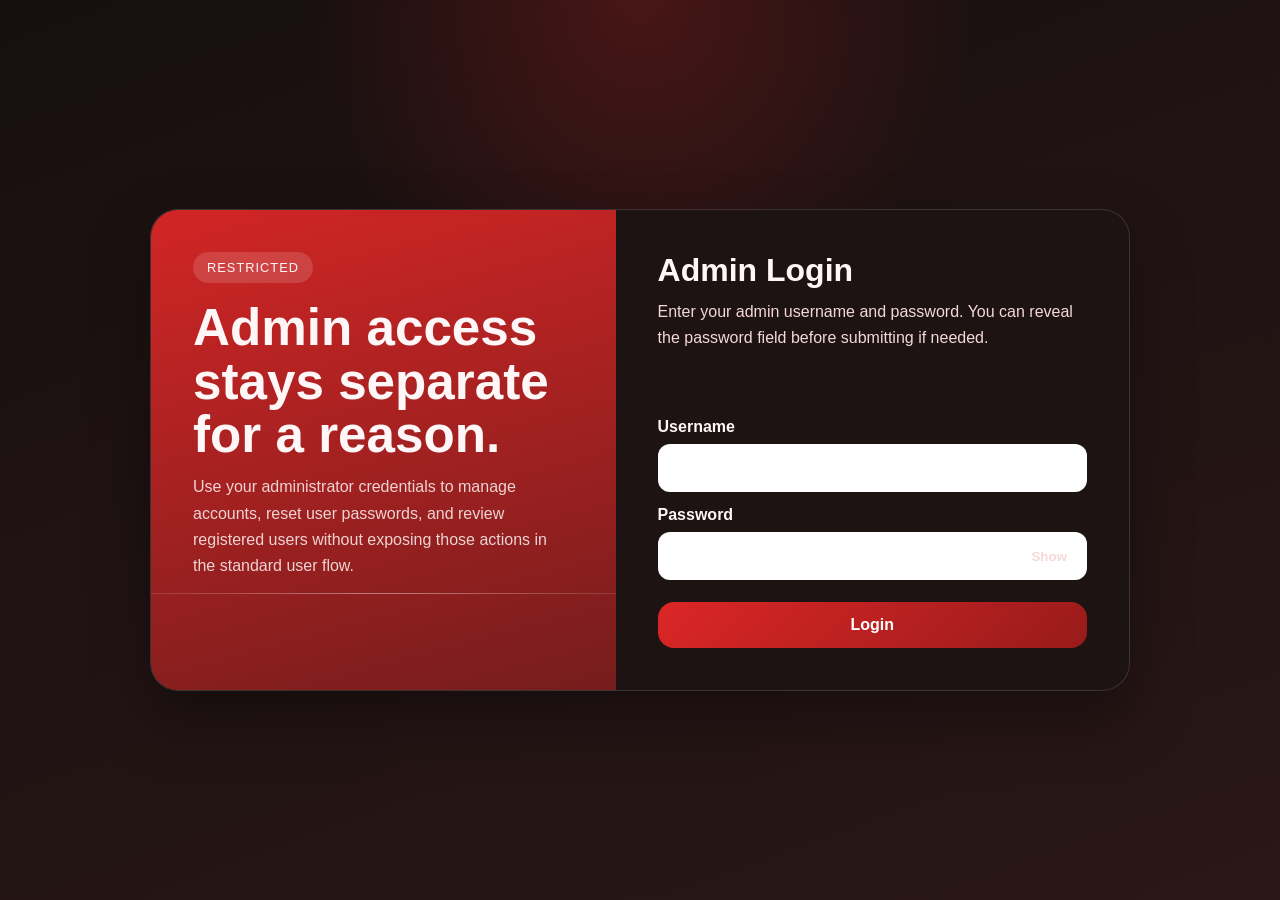
<file: templates/admin_login.html>
<!DOCTYPE html>
<html lang="en">
<head>
  <meta charset="utf-8"/>
  <meta name="viewport" content="width=device-width, initial-scale=1"/>
  <meta name="csrf-token" content="{{ csrf_token }}"/>
  <title>Admin Login</title>
  <link rel="stylesheet" href="/static/theme.css"/>
  <style>
    :root {
      --panel: rgba(34, 24, 24, 0.92);
      --text: #fff7f7;
      --muted: #f5d8d8;
      --danger: #fecaca;
      --danger-bg: rgba(185, 28, 28, 0.22);
      --success: #bbf7d0;
      --success-bg: rgba(21, 128, 61, 0.2);
      --border: rgba(255,255,255,0.12);
      --accent: #dc2626;
      --accent-dark: #991b1b;
    }
    * { box-sizing: border-box; }
    body {
      margin: 0;
      min-height: 100vh;
      display: grid;
      place-items: center;
      padding: 24px;
      font-family: "Segoe UI", Tahoma, Geneva, Verdana, sans-serif;
      color: var(--text);
      background:
        radial-gradient(circle at top, rgba(220, 38, 38, 0.24), transparent 30%),
        linear-gradient(160deg, #170f0f 0%, #2a1717 100%);
    }
    .shell {
      width: min(980px, 100%);
      display: grid;
      grid-template-columns: 0.95fr 1.05fr;
      border-radius: 28px;
      overflow: hidden;
      border: 1px solid var(--border);
      box-shadow: 0 28px 60px rgba(0, 0, 0, 0.34);
      background: var(--panel);
    }
    .story {
      padding: 42px;
      background: linear-gradient(165deg, rgba(220, 38, 38, 0.95), rgba(127, 29, 29, 0.9));
    }
    .story h1 {
      margin: 18px 0 12px;
      font-size: clamp(2rem, 4vw, 3.2rem);
      line-height: 1.05;
    }
    .story p {
      margin: 0;
      color: rgba(255, 245, 245, 0.84);
      line-height: 1.65;
    }
    .tag {
      display: inline-block;
      padding: 8px 14px;
      border-radius: 999px;
      background: rgba(255,255,255,0.14);
      text-transform: uppercase;
      letter-spacing: 0.08em;
      font-size: 0.8rem;
    }
    .card {
      padding: 42px;
      background: rgba(20, 12, 12, 0.3);
      display: flex;
      flex-direction: column;
      justify-content: center;
    }
    .card h2 {
      margin: 0 0 10px;
      font-size: 2rem;
    }
    .card p {
      margin: 0 0 22px;
      color: var(--muted);
      line-height: 1.6;
    }
    .field { margin-top: 14px; }
    label {
      display: block;
      margin-bottom: 8px;
      font-weight: 700;
    }
    input {
      width: 100%;
      border-radius: 16px;
      border: 1px solid var(--border);
      background: rgba(255,255,255,0.08);
      color: var(--text);
      padding: 14px 16px;
      font-size: 1rem;
    }
    input:focus {
      outline: none;
      border-color: rgba(254, 202, 202, 0.42);
      box-shadow: 0 0 0 4px rgba(220, 38, 38, 0.16);
    }
    .password-wrap { position: relative; }
    .toggle-btn {
      position: absolute;
      top: 50%;
      right: 12px;
      transform: translateY(-50%);
      border: 0;
      background: transparent;
      color: var(--muted);
      cursor: pointer;
      font-weight: 700;
      padding: 6px 8px;
      border-radius: 10px;
    }
    .toggle-btn:hover { background: rgba(255,255,255,0.08); }
    #message {
      min-height: 24px;
      margin-bottom: 8px;
      border-radius: 14px;
      font-weight: 700;
    }
    .btn {
      width: 100%;
      border: 0;
      border-radius: 16px;
      padding: 14px 18px;
      margin-top: 22px;
      cursor: pointer;
      color: white;
      font-size: 1rem;
      font-weight: 700;
      background: linear-gradient(135deg, var(--accent), var(--accent-dark));
    }
    @media (max-width: 860px) {
      .shell { grid-template-columns: 1fr; }
      .story, .card { padding: 28px 22px; }
    }

    .shell { animation: panelIn 0.6s ease both; }
    .story { position: relative; overflow: hidden; }
    .story::after {
      content: "";
      position: absolute;
      inset: auto -20% 20% -20%;
      height: 1px;
      background: linear-gradient(90deg, transparent, rgba(255,255,255,0.42), transparent);
      animation: scanLine 3.2s ease-in-out infinite;
    }
    input, .btn { transition: transform 0.16s ease, box-shadow 0.16s ease, border-color 0.16s ease; }
    .btn:hover { transform: translateY(-1px); box-shadow: 0 14px 26px rgba(220, 38, 38, 0.24); }
    @keyframes panelIn {
      from { opacity: 0; transform: translateY(14px); }
      to { opacity: 1; transform: translateY(0); }
    }
    @keyframes scanLine {
      0%, 100% { transform: translateY(-36px); opacity: 0; }
      50% { opacity: 1; }
      100% { transform: translateY(120px); }
    }
    @media (prefers-reduced-motion: reduce) {
      *, *::before, *::after {
        animation-duration: 0.01ms !important;
        animation-iteration-count: 1 !important;
        transition-duration: 0.01ms !important;
      }
    }
  </style>
</head>
<body>
  <div class="shell">
    <section class="story">
      <div class="tag">Restricted</div>
      <h1>Admin access stays separate for a reason.</h1>
      <p>Use your administrator credentials to manage accounts, reset user passwords, and review registered users without exposing those actions in the standard user flow.</p>
    </section>
    <section class="card">
      <h2>Admin Login</h2>
      <p>Enter your admin username and password. You can reveal the password field before submitting if needed.</p>
      <div id="message"></div>
      <form onsubmit="return false;">
        <div class="field">
          <label for="username">Username</label>
          <input id="username" type="text" autocomplete="username" required />
        </div>
        <div class="field">
          <label for="password">Password</label>
          <div class="password-wrap">
            <input id="password" type="password" autocomplete="current-password" required />
            <button id="togglePassword" class="toggle-btn" type="button">Show</button>
          </div>
        </div>
        <button id="loginBtn" class="btn">Login</button>
      </form>
    </section>
  </div>
  <script src="/static/app.js"></script>
  <script>
    const msg = document.getElementById('message');
    const passwordInput = document.getElementById('password');
    const togglePassword = document.getElementById('togglePassword');
    togglePassword.addEventListener('click', () => {
      const isPassword = passwordInput.type === 'password';
      passwordInput.type = isPassword ? 'text' : 'password';
      togglePassword.textContent = isPassword ? 'Hide' : 'Show';
    });
    document.getElementById('loginBtn').addEventListener('click', async () => {
      msg.textContent = '';
      msg.style.background = 'transparent';
      msg.style.padding = '0';
      const username = document.getElementById('username').value.trim();
      const password = passwordInput.value;
      if (!username || !password) {
        msg.textContent = 'Username and password required';
        msg.style.background = 'var(--danger-bg)';
        msg.style.color = 'var(--danger)';
        msg.style.padding = '12px 14px';
        return;
      }
      try {
        const res = await window.threeFA.jsonFetch('/admin/login', { username, password });
        const j = await res.json();
        if (!res.ok || !j.success) {
          msg.textContent = j.message || 'Login failed';
          msg.style.background = 'var(--danger-bg)';
          msg.style.color = 'var(--danger)';
          msg.style.padding = '12px 14px';
          return;
        }
        msg.textContent = 'Login successful. Redirecting...';
        msg.style.background = 'var(--success-bg)';
        msg.style.color = 'var(--success)';
        msg.style.padding = '12px 14px';
        setTimeout(() => {
          location.href = '/admin';
        }, 500);
      } catch (e) {
        msg.textContent = 'Network error: ' + e.message;
        msg.style.background = 'var(--danger-bg)';
        msg.style.color = 'var(--danger)';
        msg.style.padding = '12px 14px';
      }
    });
  </script>
</body>
</html>
</file>
<file: static/theme.css>
:root {
  --bg: #f5f1e9;
  --surface: rgba(255, 253, 248, 0.9);
  --surface-strong: rgba(255, 255, 252, 0.96);
  --surface-muted: #f3f5ed;
  --text: #1f2933;
  --muted: #6b7280;
  --border: rgba(117, 96, 71, 0.16);
  --primary: #0f766e;
  --primary-dark: #115e59;
  --secondary: #0e7490;
  --secondary-dark: #155e75;
  --accent: #ea580c;
  --danger: #b91c1c;
  --danger-soft: #fee2e2;
  --success: #15803d;
  --success-soft: #dcfce7;
  --warning: #d97706;
  --warning-soft: #fef3c7;
  --ink-blue: #162b3a;
  --shadow-lg: 0 26px 70px rgba(25, 35, 44, 0.16);
  --shadow-sm: 0 12px 28px rgba(25, 35, 44, 0.08);
  --radius-xl: 22px;
  --radius-lg: 16px;
  --radius-md: 12px;
}

* {
  box-sizing: border-box;
}

body.app-shell {
  margin: 0;
  min-height: 100vh;
  font-family: "Segoe UI", Tahoma, Geneva, Verdana, sans-serif;
  color: var(--text);
  background:
    linear-gradient(90deg, rgba(22, 43, 58, 0.035) 1px, transparent 1px),
    linear-gradient(rgba(22, 43, 58, 0.03) 1px, transparent 1px),
    radial-gradient(circle at 8% 14%, rgba(15, 118, 110, 0.24), transparent 30%),
    radial-gradient(circle at 88% 18%, rgba(14, 116, 144, 0.24), transparent 28%),
    radial-gradient(circle at 12% 82%, rgba(225, 29, 72, 0.18), transparent 30%),
    radial-gradient(circle at 72% 76%, rgba(217, 119, 6, 0.2), transparent 34%),
    radial-gradient(circle at 50% 12%, rgba(124, 58, 237, 0.16), transparent 28%),
    linear-gradient(130deg, #fbf8f2 0%, #e8f4ef 18%, #e9eef8 36%, #f8ebe1 54%, #f4e6f8 72%, #eef6df 100%);
  background-size: 34px 34px, 34px 34px, 160% 160%, 160% 160%, 180% 180%, 180% 180%, 180% 180%, 240% 240%;
  background-position: 0 0, 0 0, 0% 0%, 100% 0%, 0% 100%, 100% 100%, 50% 0%, 0% 50%;
  overflow-x: hidden;
  animation: pageDrift 18s ease-in-out infinite alternate, chromaShift 28s ease-in-out infinite;
}

body.motion-ready {
  cursor: default;
}

.app-page {
  width: min(1120px, calc(100% - 32px));
  margin: 0 auto;
  padding: 28px 0 40px;
  position: relative;
}

.app-page::before {
  content: "";
  position: fixed;
  inset: 0;
  pointer-events: none;
  background:
    linear-gradient(120deg, transparent 0 35%, rgba(255, 255, 255, 0.28) 48%, transparent 62%),
    radial-gradient(circle at 50% 105%, rgba(234, 88, 12, 0.13), transparent 32%);
  opacity: 0.55;
  animation: sheen 9s linear infinite;
}

.hero-card,
.panel-card,
.glass-card {
  background: var(--surface);
  border: 1px solid var(--border);
  border-radius: var(--radius-xl);
  box-shadow: var(--shadow-lg);
  backdrop-filter: blur(10px);
  position: relative;
  overflow: hidden;
  animation: riseIn 0.55s ease both;
  transform-style: preserve-3d;
}

.hero-card.dynamic-depth,
.panel-card.dynamic-depth,
.glass-card.dynamic-depth {
  transform:
    perspective(1000px)
    rotateX(calc(var(--depth-y, 0) * -3deg))
    rotateY(calc(var(--depth-x, 0) * 3deg))
    translateY(0);
  transition: transform 0.18s ease, box-shadow 0.18s ease;
}

.hero-card.dynamic-depth:hover,
.panel-card.dynamic-depth:hover,
.glass-card.dynamic-depth:hover {
  box-shadow: 0 34px 84px rgba(25, 35, 44, 0.2);
}

.hero-card {
  background:
    linear-gradient(160deg, rgba(20, 43, 58, 0.98), rgba(15, 118, 110, 0.93) 58%, rgba(14, 116, 144, 0.9)),
    linear-gradient(45deg, rgba(255,255,255,0.1), transparent);
  color: #f8fafc;
}

.hero-card::before,
.hero-card::after {
  content: "";
  position: absolute;
  pointer-events: none;
}

.hero-card::before {
  inset: 18px;
  border: 1px solid rgba(255, 255, 255, 0.08);
  border-radius: 18px;
}

.hero-card::after {
  left: -20%;
  right: -20%;
  bottom: 18%;
  height: 1px;
  background: linear-gradient(90deg, transparent, rgba(255,255,255,0.38), transparent);
  animation: scanLine 3.8s ease-in-out infinite;
}

.hero-inner,
.panel-inner {
  padding: 30px;
  position: relative;
  z-index: 1;
}

.app-grid {
  display: grid;
  grid-template-columns: 0.92fr 1.08fr;
  gap: 24px;
}

.eyebrow {
  display: inline-flex;
  align-items: center;
  gap: 8px;
  padding: 8px 14px;
  border-radius: 999px;
  background: rgba(255,255,255,0.14);
  font-size: 0.8rem;
  text-transform: uppercase;
  letter-spacing: 0.08em;
}

.hero-title,
.page-title {
  margin: 16px 0 10px;
  font-size: clamp(2rem, 3vw, 3.2rem);
  line-height: 1.05;
}

.hero-copy,
.page-copy {
  margin: 0;
  line-height: 1.65;
  color: rgba(248, 250, 252, 0.88);
}

.page-copy {
  color: var(--muted);
}

.feature-stack {
  display: grid;
  gap: 12px;
  margin-top: 22px;
}

.feature-chip {
  padding: 14px 16px;
  border-radius: 18px;
  background: rgba(255,255,255,0.1);
  border: 1px solid rgba(255,255,255,0.12);
  animation: itemFloat 4.6s ease-in-out infinite;
  animation-delay: var(--stagger, 0ms);
}

.panel-card {
  background: var(--surface-strong);
  animation-delay: 0.08s;
}

.topbar {
  display: flex;
  align-items: center;
  justify-content: space-between;
  gap: 12px;
  margin-bottom: 18px;
}

.title-block h1,
.title-block h2,
.title-block h3 {
  margin: 0 0 8px;
}

.title-block p {
  margin: 0;
  color: var(--muted);
  line-height: 1.6;
}

.info-banner,
.status-banner,
.soft-panel,
.option-card {
  border-radius: var(--radius-lg);
  border: 1px solid var(--border);
  background: var(--surface-muted);
}

.info-banner,
.status-banner {
  padding: 14px 16px;
  box-shadow: inset 0 1px 0 rgba(255,255,255,0.58);
}

.status-banner.success {
  background: var(--success-soft);
  color: var(--success);
  animation: softPulse 1.6s ease-in-out infinite;
}

.status-banner.error {
  background: var(--danger-soft);
  color: var(--danger);
}

.status-banner.warning {
  background: var(--warning-soft);
  color: var(--warning);
}

.button-row,
.button-stack {
  display: flex;
  gap: 12px;
  flex-wrap: wrap;
}

.button-stack {
  flex-direction: column;
}

.btn,
.btn-linklike {
  display: inline-flex;
  align-items: center;
  justify-content: center;
  gap: 8px;
  padding: 13px 18px;
  border-radius: var(--radius-md);
  border: 0;
  text-decoration: none;
  font-weight: 700;
  cursor: pointer;
  overflow: hidden;
  position: relative;
  transition: transform 0.18s ease, box-shadow 0.18s ease, background 0.18s ease;
}

.btn::before,
.btn-linklike::before {
  content: "";
  position: absolute;
  inset: 0;
  background: linear-gradient(120deg, transparent 0 30%, rgba(255,255,255,0.34) 48%, transparent 66%);
  transform: translateX(-120%);
  transition: transform 0.5s ease;
}

.btn::after,
.btn-linklike::after {
  content: "";
  position: absolute;
  width: 12px;
  height: 12px;
  left: var(--tap-x, 50%);
  top: var(--tap-y, 50%);
  border-radius: 999px;
  background: rgba(255, 255, 255, 0.38);
  opacity: 0;
  transform: translate(-50%, -50%) scale(1);
  pointer-events: none;
}

.btn:hover,
.btn-linklike:hover {
  transform: translateY(-1px);
  box-shadow: var(--shadow-sm);
}

.btn:hover::before,
.btn-linklike:hover::before {
  transform: translateX(120%);
}

.btn.is-tapping::after,
.btn-linklike.is-tapping::after {
  animation: tapRipple 0.42s ease-out;
}

.btn:active,
.btn-linklike:active {
  transform: translateY(0);
}

.btn-primary {
  color: #fff;
  background: linear-gradient(135deg, var(--primary), var(--primary-dark));
  box-shadow: 0 12px 24px rgba(15, 118, 110, 0.2);
}

.btn-secondary {
  color: #fff;
  background: linear-gradient(135deg, var(--secondary), var(--secondary-dark));
  box-shadow: 0 12px 24px rgba(14, 116, 144, 0.18);
}

.btn-soft {
  color: var(--text);
  background: #f4efe6;
  border: 1px solid var(--border);
}

.btn-danger {
  color: #fff;
  background: linear-gradient(135deg, #dc2626, #991b1b);
}

.btn[disabled] {
  cursor: not-allowed;
  opacity: 0.55;
  transform: none;
}

.grid-two {
  display: grid;
  grid-template-columns: repeat(2, minmax(0, 1fr));
  gap: 16px;
}

.grid-three {
  display: grid;
  grid-template-columns: repeat(3, minmax(0, 1fr));
  gap: 16px;
}

.metric-card,
.option-card,
.tile {
  padding: 18px;
  animation: cascadeIn 0.5s ease both;
  animation-delay: var(--stagger, 0ms);
  transition: transform 0.18s ease, box-shadow 0.18s ease, border-color 0.18s ease;
}

.metric-card:hover,
.option-card:hover,
.tile:hover {
  border-color: rgba(15, 118, 110, 0.22);
  box-shadow: var(--shadow-sm);
  transform: translateY(-2px);
}

.metric-label {
  color: var(--muted);
  font-size: 0.9rem;
  margin-bottom: 6px;
}

.metric-value {
  font-size: 1.8rem;
  font-weight: 800;
}

.field {
  margin-top: 12px;
}

.field label {
  display: block;
  margin-bottom: 8px;
  font-weight: 700;
}

.field input,
.field select,
.field textarea {
  width: 100%;
  border: 1px solid var(--border);
  border-radius: var(--radius-md);
  padding: 14px 16px;
  font-size: 1rem;
  background: #fff;
  transition: border-color 0.18s ease, box-shadow 0.18s ease, transform 0.18s ease;
}

.field input:focus,
.field select:focus,
.field textarea:focus {
  outline: none;
  border-color: rgba(15, 118, 110, 0.38);
  box-shadow: 0 0 0 4px rgba(15, 118, 110, 0.12);
  transform: translateY(-1px);
}

.field input.input-error {
  border-color: rgba(185, 28, 28, 0.62);
  box-shadow: 0 0 0 4px rgba(185, 28, 28, 0.12);
  animation: inputShake 0.24s ease;
}

.admin-create-panel {
  padding: 18px;
}

.admin-form-grid {
  display: grid;
  grid-template-columns: repeat(4, minmax(0, 1fr));
  gap: 14px;
  align-items: end;
  margin-top: 12px;
}

.action-field {
  display: flex;
  align-items: end;
}

.action-field .btn {
  width: 100%;
}

.inline-edit-form {
  display: grid;
  grid-template-columns: minmax(160px, 1fr) auto;
  gap: 8px;
  align-items: center;
}

.inline-edit-form input {
  width: 100%;
  border: 1px solid var(--border);
  border-radius: var(--radius-md);
  padding: 11px 12px;
  font-size: 0.96rem;
}

.code-block {
  padding: 16px;
  border-radius: var(--radius-lg);
  background: #132126;
  color: #f8fafc;
  font-family: Consolas, "Courier New", monospace;
  word-break: break-all;
}

.qr-frame,
.media-card {
  border-radius: var(--radius-lg);
  border: 1px solid var(--border);
  background: #fff;
  padding: 16px;
  text-align: center;
  box-shadow: inset 0 0 0 6px rgba(15, 118, 110, 0.04);
}

.qr-frame img,
.media-card img,
.media-card video,
.media-card canvas {
  max-width: 100%;
  border-radius: 12px;
  animation: focusIn 0.75s ease both;
}

.table-wrap {
  overflow-x: auto;
  border-radius: var(--radius-lg);
  border: 1px solid var(--border);
  background: #fff;
}

table.data-table {
  width: 100%;
  border-collapse: collapse;
}

table.data-table th,
table.data-table td {
  padding: 14px 16px;
  text-align: left;
  border-bottom: 1px solid rgba(117, 96, 71, 0.1);
}

table.data-table th {
  background: #f7f2e9;
}

table.data-table tbody tr {
  animation: cascadeIn 0.42s ease both;
  animation-delay: var(--stagger, 0ms);
  transition: background 0.16s ease;
}

table.data-table tbody tr:hover {
  background: rgba(15, 118, 110, 0.055);
}

.pill-status {
  display: inline-flex;
  padding: 6px 10px;
  border-radius: 999px;
  font-size: 0.84rem;
  font-weight: 700;
}

.pill-status.good {
  color: var(--success);
  background: var(--success-soft);
}

.pill-status.bad {
  color: var(--danger);
  background: var(--danger-soft);
}

.muted {
  color: var(--muted);
}

.spacer-top {
  margin-top: 18px;
}

@media (max-width: 980px) {
  .app-grid,
  .grid-three,
  .admin-form-grid {
    grid-template-columns: 1fr;
  }

  .grid-two {
    grid-template-columns: 1fr;
  }
}

@keyframes pageDrift {
  from { background-position: 0 0, 0 0, 0% 0%, 100% 0%, 0% 100%, 100% 100%, 50% 0%, 0% 50%; }
  to { background-position: 26px 18px, 26px 18px, 0% 0%, 100% 0%, 0% 100%, 100% 100%, 50% 0%, 0% 50%; }
}

@keyframes chromaShift {
  0% {
    background-position: 0 0, 0 0, 0% 0%, 100% 0%, 0% 100%, 100% 100%, 50% 0%, 0% 50%;
    filter: hue-rotate(0deg);
  }
  25% {
    background-position: 26px 18px, 26px 18px, 28% 18%, 72% 16%, 12% 78%, 86% 74%, 48% 8%, 100% 50%;
    filter: hue-rotate(55deg) saturate(1.08);
  }
  50% {
    background-position: 26px 18px, 26px 18px, 100% 36%, 0% 24%, 38% 100%, 62% 0%, 0% 0%, 100% 50%;
    filter: hue-rotate(120deg) saturate(1.12);
  }
  75% {
    background-position: 26px 18px, 26px 18px, 64% 100%, 14% 62%, 100% 28%, 0% 86%, 84% 0%, 0% 50%;
    filter: hue-rotate(220deg) saturate(1.08);
  }
  100% {
    background-position: 26px 18px, 26px 18px, 0% 100%, 100% 100%, 100% 18%, 0% 0%, 52% 72%, 0% 50%;
    filter: hue-rotate(360deg);
  }
}

@keyframes sheen {
  from { transform: translateX(-35%); }
  to { transform: translateX(35%); }
}

@keyframes riseIn {
  from { opacity: 0; transform: translateY(12px); }
  to { opacity: 1; transform: translateY(0); }
}

@keyframes scanLine {
  0%, 100% { transform: translateY(-46px); opacity: 0; }
  45%, 55% { opacity: 1; }
  100% { transform: translateY(120px); }
}

@keyframes softPulse {
  0%, 100% { box-shadow: 0 0 0 0 rgba(21, 128, 61, 0.15); }
  50% { box-shadow: 0 0 0 7px rgba(21, 128, 61, 0); }
}

@keyframes focusIn {
  from { opacity: 0; transform: scale(0.98); }
  to { opacity: 1; transform: scale(1); }
}

@keyframes cascadeIn {
  from { opacity: 0; transform: translateY(8px); }
  to { opacity: 1; transform: translateY(0); }
}

@keyframes itemFloat {
  0%, 100% { transform: translateY(0); }
  50% { transform: translateY(-3px); }
}

@keyframes tapRipple {
  from { opacity: 0.42; transform: translate(-50%, -50%) scale(1); }
  to { opacity: 0; transform: translate(-50%, -50%) scale(18); }
}

@keyframes inputShake {
  0%, 100% { transform: translateX(0); }
  25% { transform: translateX(-4px); }
  75% { transform: translateX(4px); }
}

@media (prefers-reduced-motion: reduce) {
  *,
  *::before,
  *::after {
    animation-duration: 0.01ms !important;
    animation-iteration-count: 1 !important;
    scroll-behavior: auto !important;
    transition-duration: 0.01ms !important;
  }
}
</file>
